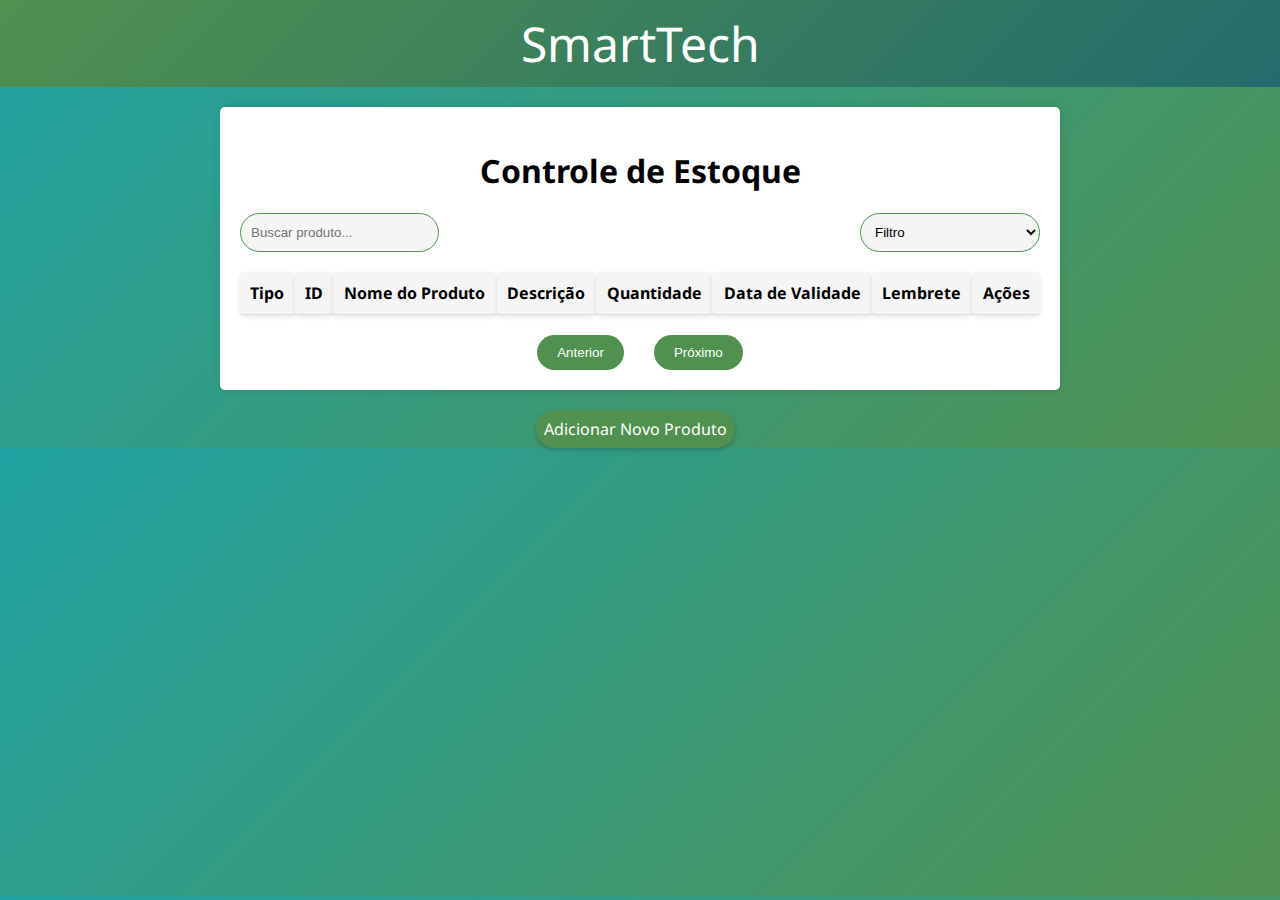
<file: index.html>
<!DOCTYPE html>
<html lang="pt-br">
<head>
  <meta charset="UTF-8">
  <meta name="viewport" content="width=device-width, initial-scale=1.0">
  <title>Controle de Estoque</title>
  <link rel="stylesheet" href="css/list-products.css">
</head>
<body>
    <header class="header">SmartTech</header>
    <div class="container">
        <h1>Controle de Estoque</h1>
        <div class="controls">
            <input id="searchProduct" type="search" name="search" class="search-input" placeholder="Buscar produto..." autocomplete="off">
            <select id="sortSelect" class="sort-select">
                <option value="#">Filtro</option>
                <option value="nomeProduto">Nome do Produto</option>
                <option value="tipo">Tipo do Produto</option>
                <option value="dataValidade">Data de Validade</option>
                <option value="quantidade">Quantidade do Produto</option>
            </select>
        </div>
        <table id="tableProduct">
            <thead>
                <tr>
                    <th>Tipo</th>
                    <th>ID</th>
                    <th>Nome do Produto</th>
                    <th>Descrição</th>
                    <th>Quantidade</th>
                    <th>Data de Validade</th>
                    <th>Lembrete</th>
                    <th>Ações</th>
                </tr>
            </thead>
            <tbody>
            </tbody>
        </table>
        <div class="pagination">
            <button id="prevPage" class="pagination-btn">Anterior</button>
            <span id="pageNumber" class="page-number"></span>
            <button id="nextPage" class="pagination-btn">Próximo</button>
        </div>
    </div>
    <div class="actions">
        <a href="add-produto.html" target="_blank" class="add-product-btn">Adicionar Novo Produto</a>
    </div>

    <!-- Modal -->
    <div id="deleteModal" class="modal">
        <div class="modal-content">
            <span class="close">&times;</span>
            <p>Você tem certeza que deseja deletar este produto?</p>
            <button id="confirmDelete" class="confirm-btn">Confirmar</button>
            <button id="cancelDelete" class="cancel-btn">Cancelar</button>
        </div>
    </div>

    <script type="module" src="js/get-products.js"></script>
    <script type="module" src="js/delete-product.js"></script>
    <script type="module" src="js/search-product.js"></script>

</body>
</html>
</file>
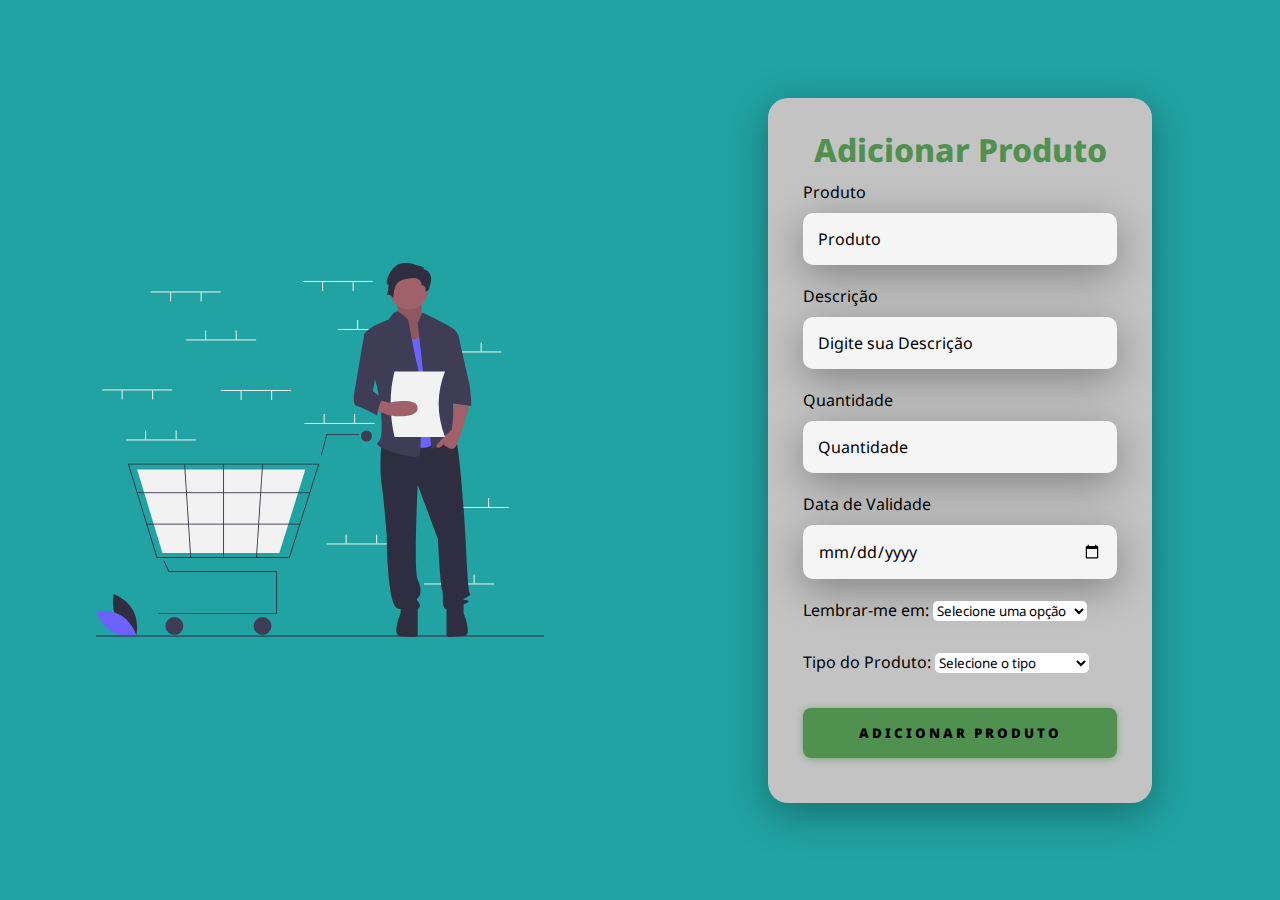
<file: add-produto.html>
<!DOCTYPE html>
<html lang="pt-br">

<head>
    <meta charset="UTF-8">
    <meta http-equiv="X-UA-Compatible" content="IE=edge">
    <meta name="viewport" content="width=device-width, initial-scale=1.0">
    <link rel="stylesheet" href="/css/add-product.css">
    <script type="module" src="/js/post-product.js" defer></script>
    <title>Adicionar Produto</title>
</head>

<body>
    <div class="main-addproduct">
        <div class="left-product">
            <img src="img/addproduto.svg" class="left-product-image">
        </div>
        <div class="right-product">
            <div class="card-product">
                <h1>Adicionar Produto</h1>
                <div class="textfield">
                    <label for="product">Produto</label>
                    <input id="produto" type="text" class="produto" name="product" placeholder="Produto" required>
                </div>
                <div class="textfield">
                    <label for="description">Descrição</label>
                    <input id="descricao" type="text" class="descricao" name="description" placeholder="Digite sua Descrição" required>
                </div>
                <div class="textfield">
                    <label for="quantity">Quantidade</label>
                    <input id="quantidade" type="number" class="quantidade" name="quantity" placeholder="Quantidade" required>
                </div>
                <div class="textfield">
                    <label for="dateval">Data de Validade</label>
                    <input id="date" type="date" class="date" name="dateval" placeholder="Data de Validade" required>
                </div>
                <div class="textfield">
                    <label for="selecttime">Lembrar-me em:
                        <select class="select" name="select" id="selectime">
                            <option value="#">Selecione uma opção</option>
                            <option value="15">15 dias</option>
                            <option value="10">10 dias</option>
                            <option value="5">5 dias</option>
                            <option value="2">2 dias</option>
                            <option value="30">30 segundos</option>
                        </select>
                    </label>
                 </div>
                 <div class="textfield">
                    <label for="selecttype">Tipo do Produto:
                        <select class="select" name="selecttype" id="selecttype">
                            <option value="#">Selecione o tipo</option>
                            <option value="BEBIDA">Bebida</option>
                            <option value="COMIDA">Comida</option>
                            <option value="LIMPEZA">Limpeza</option>
                        </select>
                    </label>
                 </div> 
                <button id="salvarProduto" class="btn-add">Adicionar Produto</button>
            </div>
        </div>
    </div>
</body>

</html>
</file>
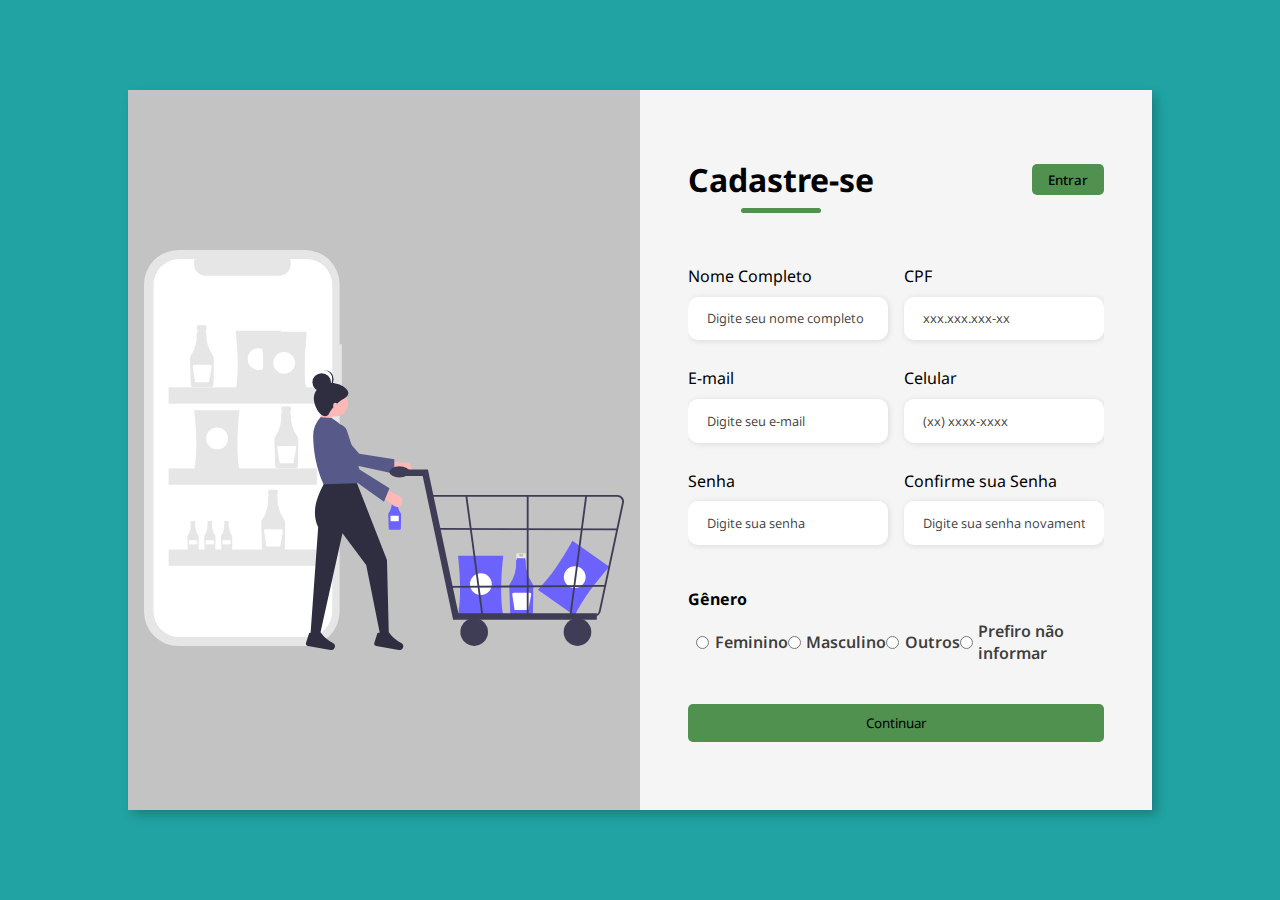
<file: cadastro.html>
<!DOCTYPE html>
<html lang="pt-br">

<head>
    <meta charset="UTF-8">
    <meta http-equiv="X-UA-Compatible" content="IE=edge">
    <meta name="viewport" content="width=device-width, initial-scale=1.0">

    <link rel="stylesheet" href="/css/register.css">

    <script src="js/register.js" defer> </script>

    <title>Cadastro</title>
</head>

<body>
    <div class="container">
        <div class="form-image">
            <img src="img/registro.svg" alt="">
        </div>
        <div class="form">
            <form action="#">
                <div class="form-header">
                    <div class="title">
                        <h1>Cadastre-se</h1>
                    </div>
                    <div class="login-button">
                        <button><a href="login.html">Entrar</a></button>
                    </div>
                </div>

                <div class="input-group">
                    <div class="input-box">
                        <label for="allname">Nome Completo</label>
                        <input id="allname" class="allname" type="text" name="allname" placeholder="Digite seu nome completo" required autocomplete="off">
                    </div>

                    <div class="input-box">
                        <label for="cpf">CPF</label>
                        <input id="cpf" class="cpf" type="text" name="cpf" placeholder="xxx.xxx.xxx-xx" required  autocomplete="off">
                    </div>
                    <div class="input-box">
                        <label for="email">E-mail</label>
                        <input id="email" class="email" type="email" name="email" placeholder="Digite seu e-mail" required  autocomplete="off">
                    </div>

                    <div class="input-box">
                        <label for="number">Celular</label>
                        <input id="number" class="number" type="tel" name="number" placeholder="(xx) xxxx-xxxx" required  autocomplete="off">
                    </div>

                    <div class="input-box">
                        <label for="password">Senha</label>
                        <input id="password" class="password" type="password" name="password" placeholder="Digite sua senha" required>
                    </div>


                    <div class="input-box">
                        <label for="confirmPassword">Confirme sua Senha</label>
                        <input id="confirmPassword" class="confirmPassword" type="password" name="confirmPassword" placeholder="Digite sua senha novamente" required>
                    </div>
                </div>

                <div class="gender-inputs">
                    <div class="gender-title">
                        <h6>Gênero</h6>
                    </div>

                    <div class="gender-group">
                        <div class="gender-input">
                            <input id="female" class="gender" type="radio" name="gender" value="Feminino">
                            <label for="female">Feminino</label>
                        </div>

                        <div class="gender-input">
                            <input id="male" class="gender" type="radio" name="gender" value="Masculino">
                            <label for="male">Masculino</label>
                        </div>

                        <div class="gender-input">
                            <input id="others" class="gender" type="radio" name="gender" value="Outros">
                            <label for="others">Outros</label>
                        </div>

                        <div class="gender-input">
                            <input id="none" class="gender" type="radio" name="gender" value="Não Dizer">
                            <label for="none">Prefiro não informar</label>
                        </div>
                    </div>
                </div>

                <div class="continue-button">
                    <button>Continuar</button>
                </div>
            </form>
        </div>
    </div>
</body>

</html>
</file>
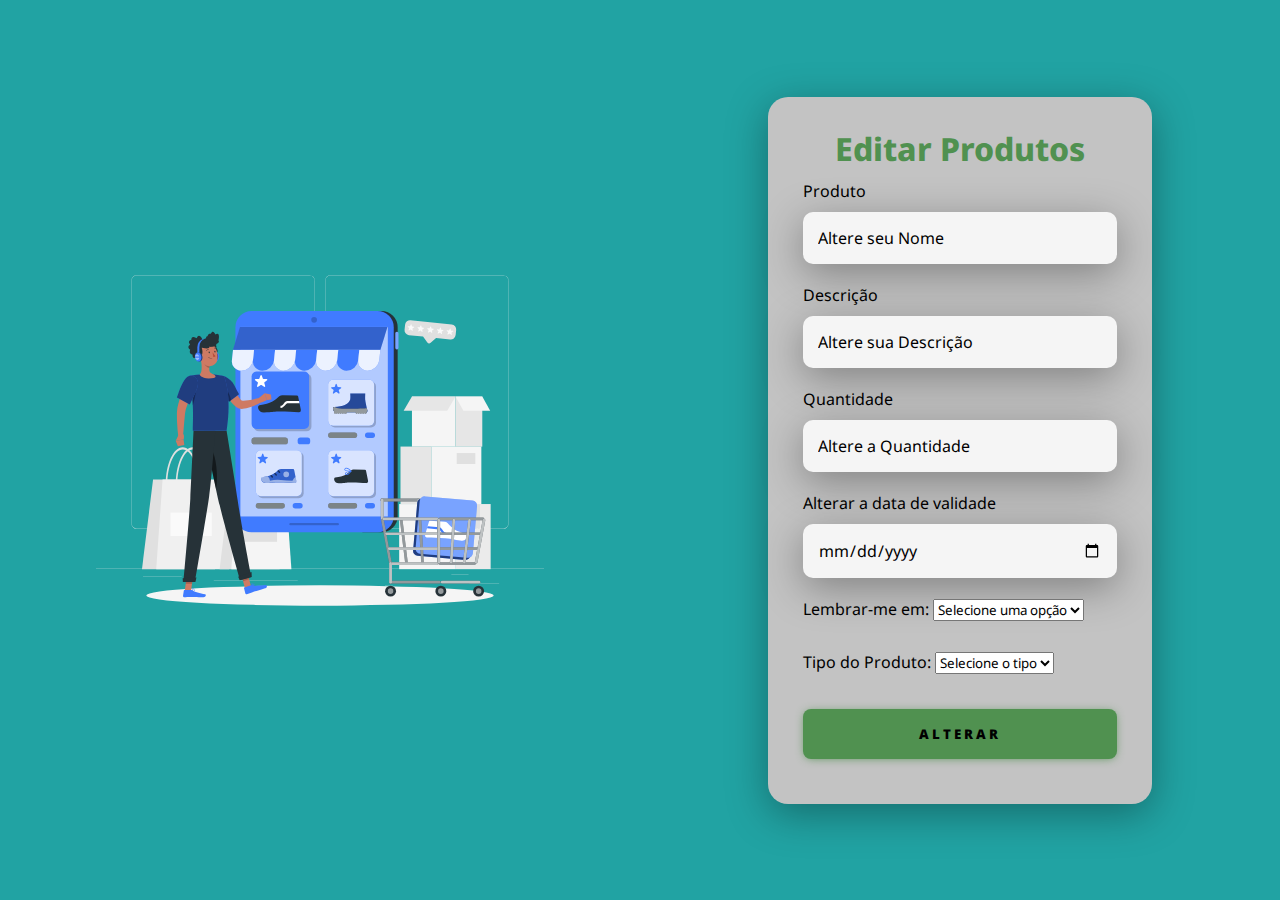
<file: edit-produto.html>
<!DOCTYPE html>
<html lang="pt-br">

<head>
    <meta charset="UTF-8">
    <meta http-equiv="X-UA-Compatible" content="IE=edge">
    <meta name="viewport" content="width=device-width, initial-scale=1.0">

    <link rel="stylesheet" href="css/edit-product.css">
    <script type="module" src="js/put-product.js" defer></script>
    
    <title>Editar/Remover Produtos</title>
</head>

<body>
    <div class="main-addproduct">
        <div class="left-product">
            <img src="img/editproduto.svg" class="left-product-image">
        </div>
        <div class="right-product">
            <div class="card-product">
                <h1>Editar Produtos</h1>
                <div class="textfield">
                    <label for="product">Produto</label>
                    <input id="produto" type="text" class="produto" name="produto" placeholder="Altere seu Nome" required>
                </div>
                <div class="textfield">
                    <label for="description">Descrição</label>
                    <input id="descricao" type="text" class="descricao" name="descricao" placeholder="Altere sua Descrição" required>
                </div>
                <div class="textfield">
                    <label for="quantity">Quantidade</label>
                    <input id="quantidade" type="number" class="quantidade" name="quantidade" placeholder="Altere a Quantidade" required min="0">
                </div>
                <div class="textfield">
                    <label for="dateval">Alterar a data de validade</label>
                    <input id="date" type="date" class="date" name="dateval" placeholder="Data de Validade" required>
                </div>
                <div class="textfield">
                    <label for="selecttime">Lembrar-me em:
                        <select class="select" name="select" id="selectime">
                            <option value="#">Selecione uma opção</option>
                            <option value="15">15 dias</option>
                            <option value="10">10 dias</option>
                            <option value="5">5 dias</option>
                            <option value="2">2 dias</option>
                            <option value="30">30 segundos</option>
                        </select>
                    </label>
                 </div>
                 <div class="textfield">
                    <label for="selecttype">Tipo do Produto:
                        <select class="select" name="selecttype" id="selecttype">
                            <option value="#">Selecione o tipo</option>
                            <option value="BEBIDA">Bebida</option>
                            <option value="COMIDA">Comida</option>
                            <option value="LIMPEZA">Limpeza</option>
                        </select>
                    </label>
                 </div> 
                <button id="editarProduct" class="btn-edit">Alterar</button>
            </div>
        </div>
    </div>
</body>

</html>
</file>
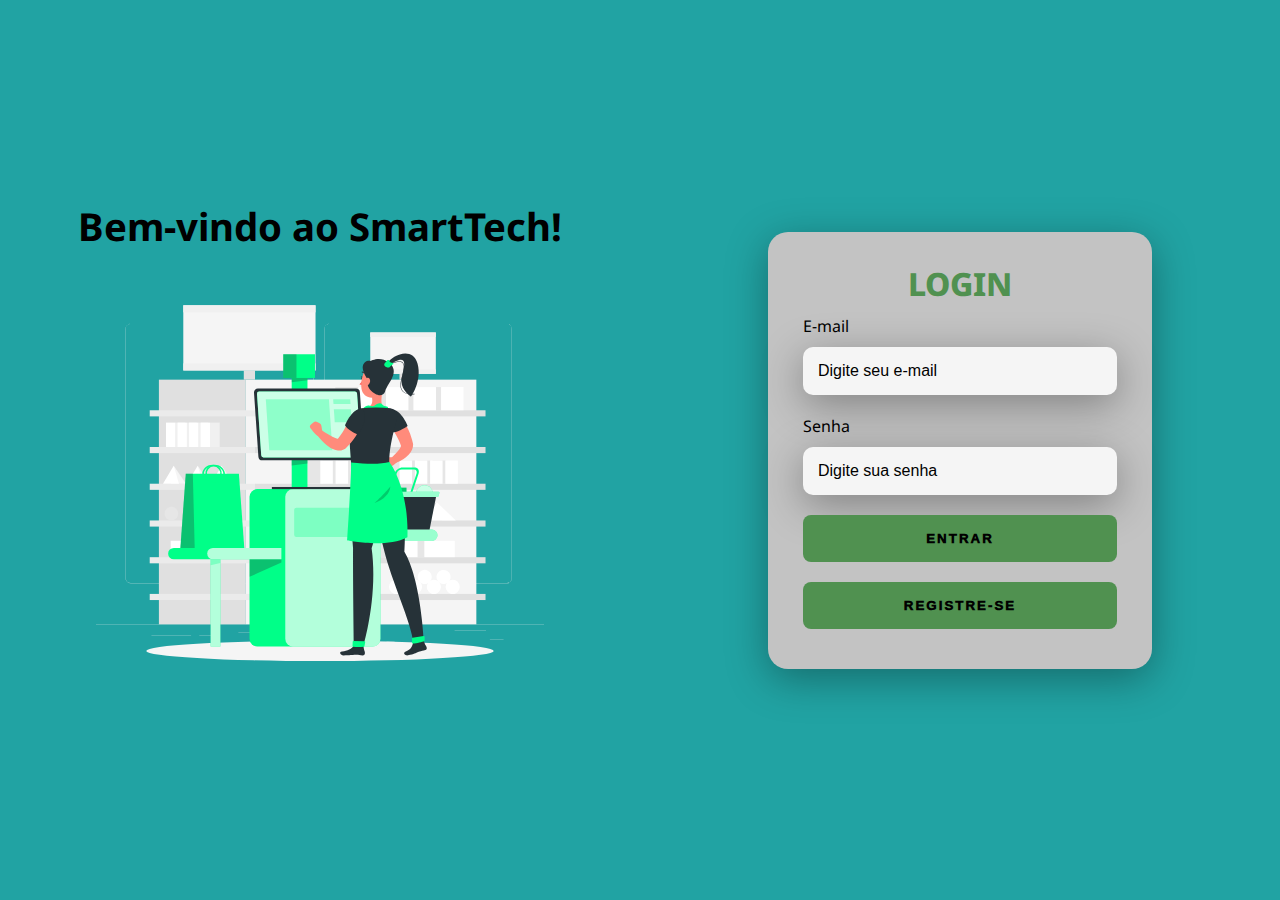
<file: login.html>
<!DOCTYPE html>
<html lang="en">
<head>
    <meta charset="UTF-8">
    <meta http-equiv="X-UA-Compatible" content="IE=edge">
    <meta name="viewport" content="width=device-width, initial-scale=1.0">
    <link rel="stylesheet" href="css/login.css">
    <script src="js/login.js" defer></script>
    <title>Login</title>
</head>
<body>
    <div class="main-login">
        <div class="left-login">
            <h1>Bem-vindo ao SmartTech!</h1>
            <img src="img/login.svg" class="left-login-image" alt="Market animação">
        </div>
        <div class="for">
            <form action="#">
                <div class="right-login">
                    <div class="card-login">
                        <h1>LOGIN</h1>
                        <div class="textfield">
                            <label for="email">E-mail</label>
                            <input id="email" class="email" type="email" name="email" placeholder="Digite seu e-mail" required autocomplete="off">
                        </div>
                        <div class="textfield">
                            <label for="password">Senha</label>  
                            <input id="password" class="password" type="password" name="password" placeholder="Digite sua senha" required>
                            
                        </div>
                    <div class="login-button">
                        <button><a href="#">Entrar</a></button>
                    </div>
                    <div class="register-button">
                        <button><a href="cadastro.html">Registre-se</a></button>
                    </div>
                    </div>
                </div>
            </form>
        </div>    
    </div>
</body>
</html>
</file>
<file: css/list-products.css>
/*@import url('https://fonts.googleapis.com/css2?family=Noto+Sans:wght@400;700&display=swap');

body {
    margin: 0;
    padding: 0;
    background: linear-gradient(135deg, #21a3a3, #509150);
    font-family: 'Noto Sans', sans-serif;
}

header {
    background: linear-gradient(135deg, #509150, #236c6c);
    text-align: center;
    font-size: 3rem;
    padding: .7rem;
    color: white;
}

.container {
    max-width: 800px;
    margin: 20px auto;
    padding: 20px;
    background-color: #fff;
    border-radius: 5px;
    box-shadow: 0 0 10px rgba(0, 0, 0, 0.1);
}

h1 {
    text-align: center;
}

table {
    width: 100%;
    border-collapse: collapse;
    margin-top: 20px;
}

th, td {
    padding: 10px;
    text-align: center;
    border-bottom: 1px solid #ddd;
    box-shadow: 0 2px 5px rgba(0, 0, 0, 0.1);
}

th {
    background-color: #f5f5f5;
    border-radius: 5px;
}

.actions {
    display: flex;
    justify-content: center;
    align-items: center;
    margin-top: 20px;
}

.add-product-btn {
    padding: 6px;
    margin-right: 10px;
    background-color: #509150;
    color: white;
    border: none;
    border-radius: 20px;
    cursor: pointer;
    transition: background-color 0.3s;
    text-decoration: none;
    text-align: center;
    box-shadow: 0 2px 5px rgba(0, 0, 0, 0.2);
}

.add-product-btn:hover {
    background-color: #236c6c;
}

.search-input {
    padding: 10px;
    margin-right: 10px;
    border: 1px solid #509150;
    border-radius: 20px;
    background-color: #f5f5f5;
    transition: border-color 0.3s;
}

.search-input:focus {
    outline: none;
    border-color: #236c6c;
}

.image-edit, .image-delete img {
    width: 24px;
    height: 24px;
    cursor: pointer;
    transition: transform 0.3s;
}

.image-edit img {
    width: 24px; /* Tamanho fixo para o ícone de editar */
   /* height: 24px; /* Tamanho fixo para o ícone de editar */
/*}

/*.image-edit:hover img, .image-delete img:hover {
    transform: scale(1.2);
}

.image-delete {
    border: none;
    background: none;
    padding: 0;
    margin: 0;
    display: inline-flex;
    align-items: center;
    justify-content: center;
}

.product_not_found {
    text-align: center;
}

/* Modal Styles */
/*.modal {
    display: none;
    position: fixed;
    z-index: 1;
    left: 0;
    top: 0;
    width: 100%;
    height: 100%;
    overflow: auto;
    background-color: rgba(0, 0, 0, 0.4);
    justify-content: center;
    align-items: center;
}

.modal-content {
    background-color: #fff;
    padding: 20px;
    border-radius: 5px;
    text-align: center;
    box-shadow: 0 2px 5px rgba(0, 0, 0, 0.2);
    max-width: 400px;
    margin: auto;
}

.close {
    color: #aaa;
    float: right;
    font-size: 28px;
    font-weight: bold;
}

.close:hover,
.close:focus {
    color: black;
    text-decoration: none;
    cursor: pointer;
}

.confirm-btn, .cancel-btn {
    margin-top: 10px;
    padding: 10px 20px;
    border: none;
    border-radius: 20px;
    cursor: pointer;
    transition: background-color 0.3s;
}

.confirm-btn {
    background-color: #509150;
    color: white;
}

.confirm-btn:hover {
    background-color: #236c6c;
}

.cancel-btn {
    background-color: #ccc;
    color: black;
}

.cancel-btn:hover {
    background-color: #999;
} */

@import url('https://fonts.googleapis.com/css2?family=Noto+Sans:wght@400;700&display=swap');

body {
    margin: 0;
    padding: 0;
    background: linear-gradient(135deg, #21a3a3, #509150);
    font-family: 'Noto Sans', sans-serif;
}

header {
    background: linear-gradient(135deg, #509150, #236c6c);
    text-align: center;
    font-size: 3rem;
    padding: .7rem;
    color: white;
}

.container {
    max-width: 800px;
    margin: 20px auto;
    padding: 20px;
    background-color: #fff;
    border-radius: 5px;
    box-shadow: 0 0 10px rgba(0, 0, 0, 0.1);
}

h1 {
    text-align: center;
}

.controls {
    display: flex;
    justify-content: space-between;
    margin-bottom: 20px;
}

.filter-container {
    display: flex;
    flex-direction: column;
}

.filter-label {
    margin-bottom: 5px;
}

table {
    width: 100%;
    border-collapse: collapse;
    margin-top: 20px;
}

th, td {
    padding: 10px;
    text-align: center;
    border-bottom: 1px solid #ddd;
    box-shadow: 0 2px 5px rgba(0, 0, 0, 0.1);
}

th {
    background-color: #f5f5f5;
    border-radius: 5px;
}

.pagination {
    display: flex;
    justify-content: center;
    align-items: center;
    margin-top: 20px;
}

.pagination-btn {
    padding: 10px 20px;
    border: none;
    border-radius: 20px;
    cursor: pointer;
    transition: background-color 0.3s;
    background-color: #509150;
    color: white;
    margin: 0 5px;
}

.pagination-btn:hover {
    background-color: #236c6c;
}

.page-number {
    margin: 0 10px;
}

.actions {
    display: flex;
    justify-content: center;
    align-items: center;
    margin-top: 20px;
}

.add-product-btn {
    padding: 8px;
    margin-right: 10px;
    background-color: #509150;
    color: white;
    border: none;
    border-radius: 20px;
    cursor: pointer;
    transition: background-color 0.3s;
    text-decoration: none;
    text-align: center;
    box-shadow: 0 2px 5px rgba(0, 0, 0, 0.2);
}

.add-product-btn:hover {
    background-color: #236c6c;
}

.search-input {
    padding: 10px;
    margin-right: 10px;
    border: 1px solid #509150;
    border-radius: 20px;
    background-color: #f5f5f5;
    transition: border-color 0.3s;
}

.search-input:focus {
    outline: none;
    border-color: #236c6c;
}

.sort-select {
    padding: 10px;
    border: 1px solid #509150;
    border-radius: 20px;
    background-color: #f5f5f5;
    transition: border-color 0.3s;
}

.sort-select:focus {
    outline: none;
    border-color: #236c6c;
}

.image-edit, .image-delete img {
    width: 24px;
    height: 24px;
    cursor: pointer;
    transition: transform 0.3s;
}

.image-edit img {
    width: 24px; /* Tamanho fixo para o ícone de editar */
    height: 24px; /* Tamanho fixo para o ícone de editar */
}

.image-edit:hover img, .image-delete img:hover {
    transform: scale(1.2);
}

.image-delete {
    border: none;
    background: none;
    padding: 0;
    margin: 0;
    display: inline-flex;
    align-items: center;
    justify-content: center;
}

.product_not_found {
    text-align: center;
    padding: 20px; 
    font-size: 1.2rem; 
    color: #333; 
    background-color: #f9f9f9; 
    border-bottom: 1px solid #ddd; 
}

.modal {
    display: none;
    position: fixed;
    z-index: 1;
    left: 0;
    top: 0;
    width: 100%;
    height: 100%;
    overflow: auto;
    background-color: rgba(0, 0, 0, 0.4);
    justify-content: center;
    align-items: center;
}

.modal-content {
    background-color: #fff;
    padding: 20px;
    border-radius: 5px;
    text-align: center;
    box-shadow: 0 2px 5px rgba(0, 0, 0, 0.2);
    max-width: 400px;
    margin: auto;
}

.close {
    color: #aaa;
    float: right;
    font-size: 28px;
    font-weight: bold;
}

.close:hover,
.close:focus {
    color: black;
    text-decoration: none;
    cursor: pointer;
}

.confirm-btn, .cancel-btn {
    margin-top: 10px;
    padding: 10px 20px;
    border: none;
    border-radius: 20px;
    cursor: pointer;
    transition: background-color 0.3s;
}

.confirm-btn {
    background-color: #509150;
    color: white;
}

.confirm-btn:hover {
    background-color: #236c6c;
}

.cancel-btn {
    background-color: #ccc;
    color: black;
}

.cancel-btn:hover {
    background-color: #999;
}
</file>
<file: css/add-product.css>
@import url('https://fonts.googleapis.com/css2?family=Noto+Sans:wght@400;700&display=swap%27%27');
* {
    padding: 0;
    margin: 0;
    box-sizing: border-box;
    font-family: 'Noto Sans', sans-serif;
}

.main-addproduct{
    width: 100vw;
    height: 100vh;
    background: #21a3a3;
    display: flex;
    align-items: center;
    justify-content: center;
}

.left-product{
    width: 50vw;
    height: 100vh;
    display: flex;
    align-items: center;
    justify-content: center;
    flex-direction: column;
}

.left-product-image{
    width: 35vw;
}

.right-product{
    width: 50vw;
    height: 100vh;
    display: flex;
    justify-content: center;
    align-items: center;
}

.card-product{
    width: 60%;
    display: flex;
    justify-content: center;
    align-items: center;
    flex-direction: column;
    padding: 30px 35px;
    background: #c3c3c3;
    border-radius: 20px;
    box-shadow: 0px 10px 40px #00000056;
}

.card-product > h1{
    color: #509150;
    font-weight: 800;
    margin: 0;
}

.textfield{
    width: 100%;
    display: flex;
    flex-direction: column;
    align-items: flex-start;
    justify-content: center;
    margin: 10px 0px;
}

.textfield > input{
    width: 100%;
    border: none;
    border-radius: 10px;
    padding: 15px;
    background: #f5f5f5;
    color: #000;
    font-size: 12pt;
    box-shadow: 0px 10px 40px #00000056;
    outline: none;
    box-sizing: border-box;
}

.textfield > label {
    color: #000;
    margin-bottom: 10px;
}

.textfield > input::placeholder{
    color: #000;
}

.btn-add{
    width: 100%;
    padding: 16px 0px;
    margin: 15px;
    border: none;
    border-radius: 8px;
    outline: none;
    text-transform: uppercase;
    font-weight: 1000;
    letter-spacing: 3px;
    color: #000;
    background: #509150;
    cursor: pointer;
    box-shadow: 0px 1px 10px -2px #509150;
}

.btn-add:hover {
    background-color: #17cf17;
}

.select {
    border: none;
    border-radius: 5px;
    width: 154px;
    background-color: #fff;
}

@media only screen and (max-width: 950px){
    .card-product{
        width: 85%;
    }
}

@media only screen and (max-width: 600px){
    .main-addproduct{
        flex-direction: column;
    }
    .left-product > h1{
        display: none;
    }

    .left-product{
        width: 100%;
        height: auto;
    }

    .right-product{
        width: 100%;
        height: auto;

    }

    .left-product-image{
        width: 50vw;
    }

    .card-product{
        width: 90%;
    }
}
</file>
<file: css/register.css>
@import url('https://fonts.googleapis.com/css2?family=Noto+Sans:wght@400;700&display=swap');

* {
  padding: 0;
  margin: 0;
  box-sizing: border-box;
  font-family: 'Noto Sans', sans-serif;
}

body {
  width: 100%;
  min-height: 100vh;
  display: flex;
  justify-content: center;
  align-items: center;
  background: #21a3a3;
}

.container {
  width: 80%;
  height: 80vh;
  display: flex;
  flex-wrap: wrap;
  box-shadow: 5px 5px 10px rgba(0, 0, 0, 0.212);
}

.form-image {
  width: 50%;
  min-height: 100%;
  display: flex;
  justify-content: center;
  align-items: center;
  background-color: #c3c3c3;
  padding: 1rem;
}

.form-image img {
  width: 31rem;
  max-width: 100%;
  height: auto;
}

.form {
  width: 50%;
  min-height: 100%;
  display: flex;
  flex-direction: column;
  justify-content: center;
  align-items: center;
  background-color: #f5f5f5;
  padding: 3rem;
}

.form-header {
  margin-bottom: 3rem;
  display: flex;
  justify-content: space-between;
  align-items: center;
  width: 100%;
}

.login-button {
  display: flex;
  align-items: center;
}

.login-button button {
  border: none;
  background-color: #509150;
  padding: 0.4rem 1rem;
  border-radius: 5px;
  cursor: pointer;
}

.login-button button:hover {
  background-color: #17cf17;
}

.login-button button a {
  text-decoration: none;
  font-weight: 500;
  color: #000;
}

.form-header h1 {
  position: relative;
}

.form-header h1::after {
  content: '';
  display: block;
  width: 5rem;
  height: 0.3rem;
  background-color: #509150;
  margin: 0 auto;
  position: absolute;
  border-radius: 10px;
  bottom: -0.75rem;
  left: 0;
  right: 0;
}

.input-group {
  display: flex;
  flex-wrap: wrap;
  justify-content: space-between;
  padding: 1rem 0;
  overflow: hidden;
}

.input-box {
  display: flex;
  flex-direction: column;
  margin-bottom: 1.1rem;
  width: calc(50% - 0.5rem);
}

.input-box:nth-child(odd) {
  margin-right: 1rem;
}

.input-box input {
  margin: 0.6rem 0;
  padding: 0.8rem 1.2rem;
  border: none;
  border-radius: 10px;
  box-shadow: 1px 1px 6px #0000001c;
  font-size: 0.8rem;
}

.input-box input:hover {
  background-color: #eeeeee75;
}

.input-box input:focus-visible {
  outline: 1px solid #509150;
}

.input-box label,
.gender-title h6 {
    font-size: 1rem;
}

.input-box input::placeholder {
    color: #000000be;
}

.gender-group {
    display: flex;
    justify-content: space-between;
    margin-top: 0.62rem;
    padding: 0 .5rem;
}

.gender-input {
    display: flex;
    align-items: center;
}

.gender-input input {
    margin-right: 0.35rem;
}

.gender-input label {
    font-size: 1rem;
    font-weight: 600;
    color: #000000c0;
}

.continue-button button {
    width: 100%;
    margin-top: 2.5rem;
    border: none;
    background-color: #509150;
    padding: 0.62rem;
    border-radius: 5px;
    cursor: pointer;
}

.continue-button button:hover {
  background-color: #17cf17;
}

.continue-button button a {
    text-decoration: none;
    font-size: 0.93rem;
    font-weight: 500;
    color: #000;
}
</file>
<file: css/edit-product.css>
@import url('https://fonts.googleapis.com/css2?family=Noto+Sans:wght@400;700&display=swap%27%27');
* {
    padding: 0;
    margin: 0;
    box-sizing: border-box;
    font-family: 'Noto Sans', sans-serif;
}

.main-addproduct{
    width: 100vw;
    height: 100vh;
    background: #21a3a3;
    display: flex;
    align-items: center;
    justify-content: center;
}

.left-product{
    width: 50vw;
    height: 100vh;
    display: flex;
    align-items: center;
    justify-content: center;
    flex-direction: column;
}

.left-product-image{
    width: 35vw;
}

.right-product{
    width: 50vw;
    height: 100vh;
    display: flex;
    justify-content: center;
    align-items: center;
}

.card-product{
    width: 60%;
    display: flex;
    justify-content: center;
    align-items: center;
    flex-direction: column;
    padding: 30px 35px;
    background: #c3c3c3;
    border-radius: 20px;
    box-shadow: 0px 10px 40px #00000056;
}

.card-product > h1{
    color: #509150;
    font-weight: 800;
    margin: 0;
}

.textfield{
    width: 100%;
    display: flex;
    flex-direction: column;
    align-items: flex-start;
    justify-content: center;
    margin: 10px 0px;
}

.textfield > input{
    width: 100%;
    border: none;
    border-radius: 10px;
    padding: 15px;
    background: #f5f5f5;
    color: #000;
    font-size: 12pt;
    box-shadow: 0px 10px 40px #00000056;
    outline: none;
    box-sizing: border-box;
}

.textfield > label {
    color: #000;
    margin-bottom: 10px;
}

.textfield > input::placeholder{
    color: #000;
}

.btn-edit{
    width: 100%;
    padding: 16px 0px;
    margin: 15px;
    border: none;
    border-radius: 8px;
    outline: none;
    text-transform: uppercase;
    font-weight: 1000;
    letter-spacing: 3px;
    color: #000;
    background: #509150;
    cursor: pointer;
    box-shadow: 0px 1px 10px -2px #509150;
}

.btn-edit:hover {
    background-color: #17cf17;
}

@media only screen and (max-width: 950px){
    .card-product{
        width: 85%;
    }
}

@media only screen and (max-width: 600px){
    .main-addproduct{
        flex-direction: column;
    }
    .left-product > h1{
        display: none;
    }

    .left-product{
        width: 100%;
        height: auto;
    }

    .right-product{
        width: 100%;
        height: auto;

    }

    .left-product-image{
        width: 50vw;
    }

    .card-product{
        width: 90%;
    }
}
</file>
<file: css/login.css>
@import url('https://fonts.googleapis.com/css2?family=Noto+Sans:wght@400;700&display=swap');

body {
    margin: 0;
    font-family: 'Noto Sans', sans-serif;
}

body * {
    box-sizing: border-box;
}

.main-login{
    width: 100vw;
    height: 100vh;
    background: #21a3a3;
    display: flex;
    justify-content: center;
    align-items: center;
}

.left-login{
    width: 50vw;
    height: 100vh;
    display: flex;
    justify-content: center;
    align-items: center;
    flex-direction: column;
}

.left-login > h1{
    font-size: 3vw;
    color: #000;
}

.left-login-image{
    width:35vw;
}

.right-login{
    width: 50vw;
    height: 100vh;
    display: flex;
    justify-content: center;
    align-items: center;
}

.card-login{
    width: 60%;
    display: flex;
    justify-content: center;
    align-items: center;
    flex-direction: column;
    padding: 30px 35px;
    background: #c3c3c3;
    border-radius: 20px;
    box-shadow: 0px 10px 40px #00000056; 
}

.card-login > h1{
    color: #509150;
    font-weight: 800;
    margin: 0;
}

.textfield{
    width: 100%;
    display: flex;
    flex-direction: column;
    align-items: flex-start;
    justify-content: center;
    margin: 10px 0px;
}


.textfield > input{
    width: 100%;
    border: none;
    border-radius: 10px;
    padding: 15px;
    background: #f5f5f5;
    color: #000;
    font-size: 12pt;
    box-shadow: 0px 10px 40px #00000056;
    outline: none;
    box-sizing: border-box;
}


.textfield > label {
    color: #000;
    margin-bottom: 10px;
}

.textfield > input::placeholder{
    color: #000;
}

.login-button {
    width: 100%;
    height: 100%;
    display: flex;
    align-items: center;
  }
  
  .login-button button {
    width: 100%;
    height: 100%;
    border: none;
    outline: none;
    background-color: #509150;
    padding: 16px 0px;
    border-radius: 8px;
    cursor: pointer;
    text-transform: uppercase;
    letter-spacing: 2px;
    margin-bottom: 10px;
    margin-top: 10px;
  }
  
  .login-button button:hover {
    background-color:#17cf17;
  }
  
  .login-button button a {
    text-decoration: none;
    font-weight: 1000;
    color: #000;
  }

.register-button {
    width: 100%;
    height: 100%;
    display: flex;
    align-items: center;
  }
  
.register-button button {
    width: 100%;
    height: 100%;
    border: none;
    outline: none;
    background-color: #509150;
    padding: 16px 0px;
    border-radius: 8px;
    cursor: pointer;
    text-transform: uppercase;
    letter-spacing: 2px;
    margin-bottom: 10px;
    margin-top: 10px;
  }
  
.register-button button:hover {
    background-color: #17cf17;
  }
  
.register-button button a {
    text-decoration: none;
    font-weight: 1000;
    color: #000;
  }


@media only screen and (max-width: 950px){
    .card-login{
        width: 85%;
    }
}

@media only screen and (max-width: 600px){
    .main-login{
        flex-direction: column;
    }
    .left-login > h1{
        display: none;
    }

    .left-login{
        width: 100%;
        height: auto;
    }

    .right-login{
        width: 100%;
        height: auto;

    }

    .left-login-image{
        width: 50vw;
    }

    .card-login{
        width: 90%;
    }
}
</file>
